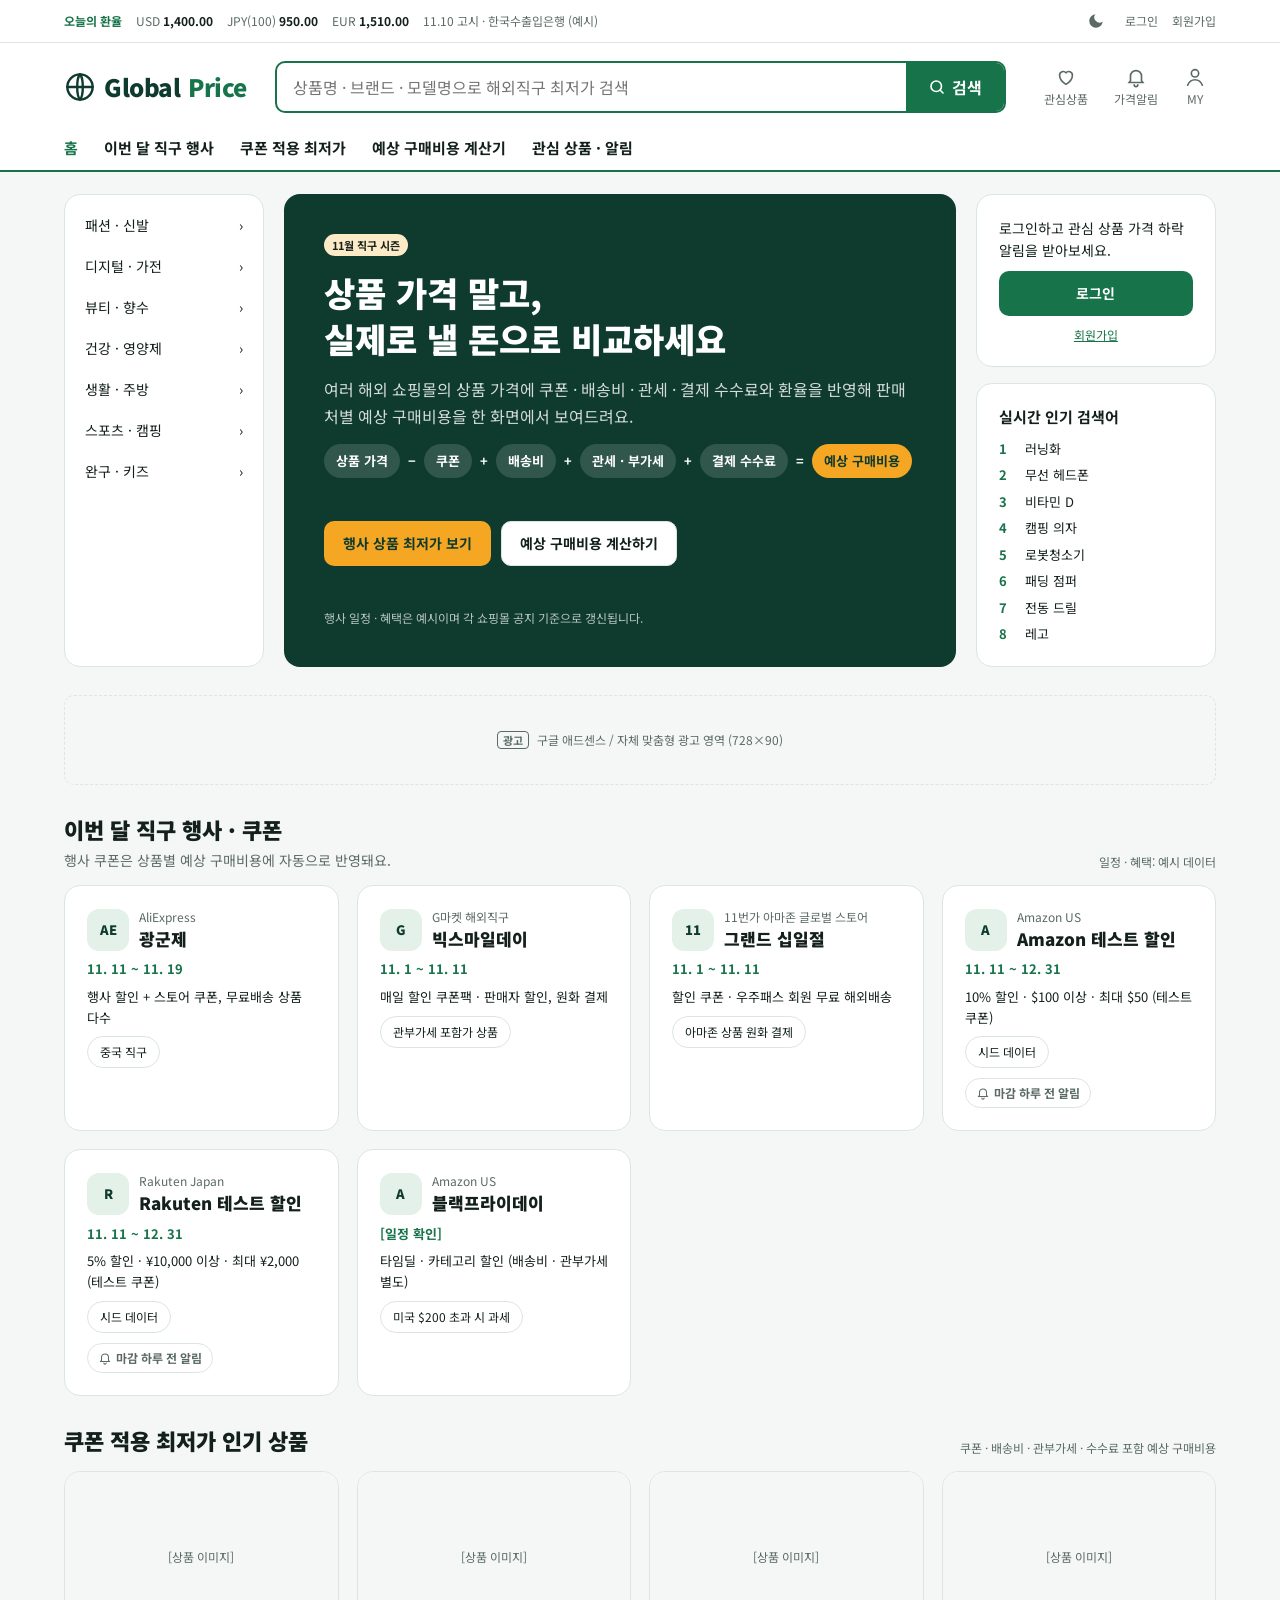
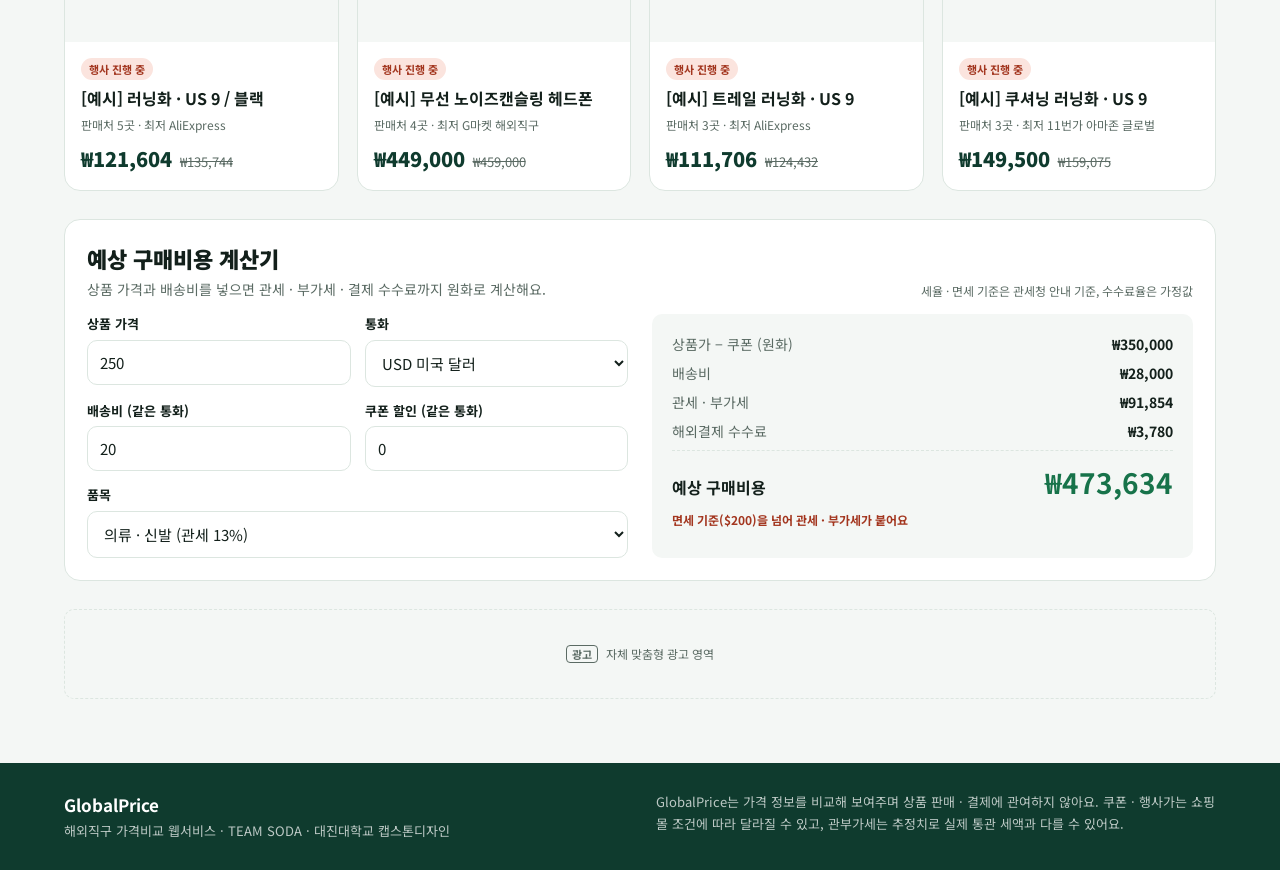
<file: GlobalPrice_frontend/static/index.html>
<!doctype html>
<html lang="ko" data-theme="green">
<head>
<meta charset="utf-8">
<meta name="viewport" content="width=device-width, initial-scale=1">
<title>GlobalPrice — 해외직구 가격비교</title>
<meta name="description" content="상품 가격 · 쿠폰 · 배송비 · 관세 · 환율을 반영한 해외직구 예상 구매비용 비교">
<link rel="preconnect" href="https://fonts.googleapis.com">
<link rel="preconnect" href="https://fonts.gstatic.com" crossorigin>
<link href="https://fonts.googleapis.com/css2?family=Noto+Sans+KR:wght@400;500;700;900&family=Gothic+A1:wght@400;500;700;900&display=swap" rel="stylesheet">
<link rel="stylesheet" href="css/style.css">
<!-- 구글 애드센스: 승인 후 아래 주석을 풀고 client 값 입력
<script async src="https://pagead2.googlesyndication.com/pagead/js/adsbygoogle.js?client=ca-pub-XXXXXXXXXXXXXXXX" crossorigin="anonymous"></script>
-->
</head>
<body data-page="home">
<div id="site-header"></div>

<main class="page container">

  <section class="home-top">
    <nav class="card cat-menu" aria-label="카테고리" id="catMenu"></nav>

    <div class="hero">
      <div style="display:flex;flex-direction:column;gap:14px">
        <span class="badge" style="align-self:flex-start">11월 직구 시즌</span>
        <h1>상품 가격 말고,<br>실제로 낼 돈으로 비교하세요</h1>
        <p>여러 해외 쇼핑몰의 상품 가격에 쿠폰 · 배송비 · 관세 · 결제 수수료와 환율을 반영해 판매처별 예상 구매비용을 한 화면에서 보여드려요.</p>
        <div class="formula" aria-label="예상 구매비용 계산 방식">
          <span class="part">상품 가격</span><span>−</span><span class="part">쿠폰</span><span>+</span>
          <span class="part">배송비</span><span>+</span><span class="part">관세 · 부가세</span><span>+</span>
          <span class="part">결제 수수료</span><span>=</span><span class="total">예상 구매비용</span>
        </div>
      </div>
      <div style="display:flex;flex-wrap:wrap;gap:10px">
        <a class="btn btn-accent" id="heroSearch" href="search.html">행사 상품 최저가 보기</a>
        <a class="btn btn-line" href="#calc">예상 구매비용 계산하기</a>
      </div>
      <span class="note mock-only">행사 일정 · 혜택은 예시이며 각 쇼핑몰 공지 기준으로 갱신됩니다.</span>
      <span class="note live-only">가격은 쇼핑몰 API 로 실시간 조회하고, 환율은 한국수출입은행 고시 기준으로 계산해요.</span>
    </div>

    <aside class="home-side">
      <div class="card" id="loginBox"></div>
      <div class="card">
        <h2 style="margin:0 0 10px;font-size:15px"><span class="mock-only">실시간 </span>인기 검색어</h2>
        <ol class="hot-list" id="hotList"></ol>
      </div>
    </aside>
  </section>

  <!-- 광고 영역: 구글 애드센스 + 자체 맞춤형 광고 -->
  <div class="ad-slot" data-ad-slot="home-top">구글 애드센스 / 자체 맞춤형 광고 영역 (728×90)</div>

  <section id="events">
    <div class="section-head">
      <div>
        <h2>이번 달 직구 행사 · 쿠폰</h2>
        <p class="muted" style="margin:4px 0 0;font-size:14px">행사 쿠폰은 상품별 예상 구매비용에 자동으로 반영돼요.</p>
      </div>
      <span class="small muted mock-only">일정 · 혜택: 예시 데이터</span>
    </div>
    <div class="grid-cards" id="eventList"></div>
  </section>

  <section id="popularSection">
    <div class="section-head">
      <h2>쿠폰 적용 최저가 인기 상품</h2>
      <span class="small muted">쿠폰 · 배송비 · 관부가세 · 수수료 포함 예상 구매비용</span>
    </div>
    <div class="grid-cards" id="popularList"><div class="state" role="status">불러오는 중…</div></div>
  </section>

  <section id="calc" class="card">
    <div class="section-head">
      <div>
        <h2>예상 구매비용 계산기</h2>
        <p class="muted" style="margin:4px 0 0;font-size:14px">상품 가격과 배송비를 넣으면 관세 · 부가세 · 결제 수수료까지 원화로 계산해요.</p>
      </div>
      <span class="small muted">세율 · 면세 기준은 관세청 안내 기준, 수수료율은 가정값</span>
    </div>
    <div class="calc">
      <form class="form-grid" id="calcForm" novalidate>
        <div class="field"><label for="cPrice">상품 가격</label><input id="cPrice" name="price" type="number" min="0" step="0.01" value="250" inputmode="decimal"></div>
        <div class="field"><label for="cCur">통화</label>
          <select id="cCur" name="currency"><option value="USD">USD 미국 달러</option><option value="JPY">JPY 일본 엔</option><option value="EUR">EUR 유로</option><option value="GBP">GBP 영국 파운드</option><option value="CNY">CNY 중국 위안</option></select></div>
        <div class="field"><label for="cShip">배송비 (같은 통화)</label><input id="cShip" name="shipping" type="number" min="0" step="0.01" value="20" inputmode="decimal"></div>
        <div class="field"><label for="cCoupon">쿠폰 할인 (같은 통화)</label><input id="cCoupon" name="coupon" type="number" min="0" step="0.01" value="0" inputmode="decimal"></div>
        <div class="field" style="grid-column:1 / -1"><label for="cCat">품목</label>
          <select id="cCat" name="category">
            <option value="shoes">의류 · 신발 (관세 13%)</option>
            <option value="smartphone">스마트폰 · 노트북 (관세 0%)</option>
            <option value="electronics">기타 전자기기 (관세 8%)</option>
            <option value="general">일반 잡화 (관세 8%)</option>
            <option value="books">도서 (관세 0%)</option>
          </select></div>
      </form>
      <div class="calc-result" aria-live="polite" id="calcResult"></div>
    </div>
  </section>

  <div class="ad-slot" data-ad-slot="home-bottom">자체 맞춤형 광고 영역</div>
</main>

<div id="site-footer"></div>

<script src="js/config.js"></script>
<script src="js/mock-data.js"></script>
<script src="js/price.js"></script>
<script src="js/api.js"></script>
<script src="js/common.js"></script>
<script src="js/home.js"></script>
</body>
</html>
</file>
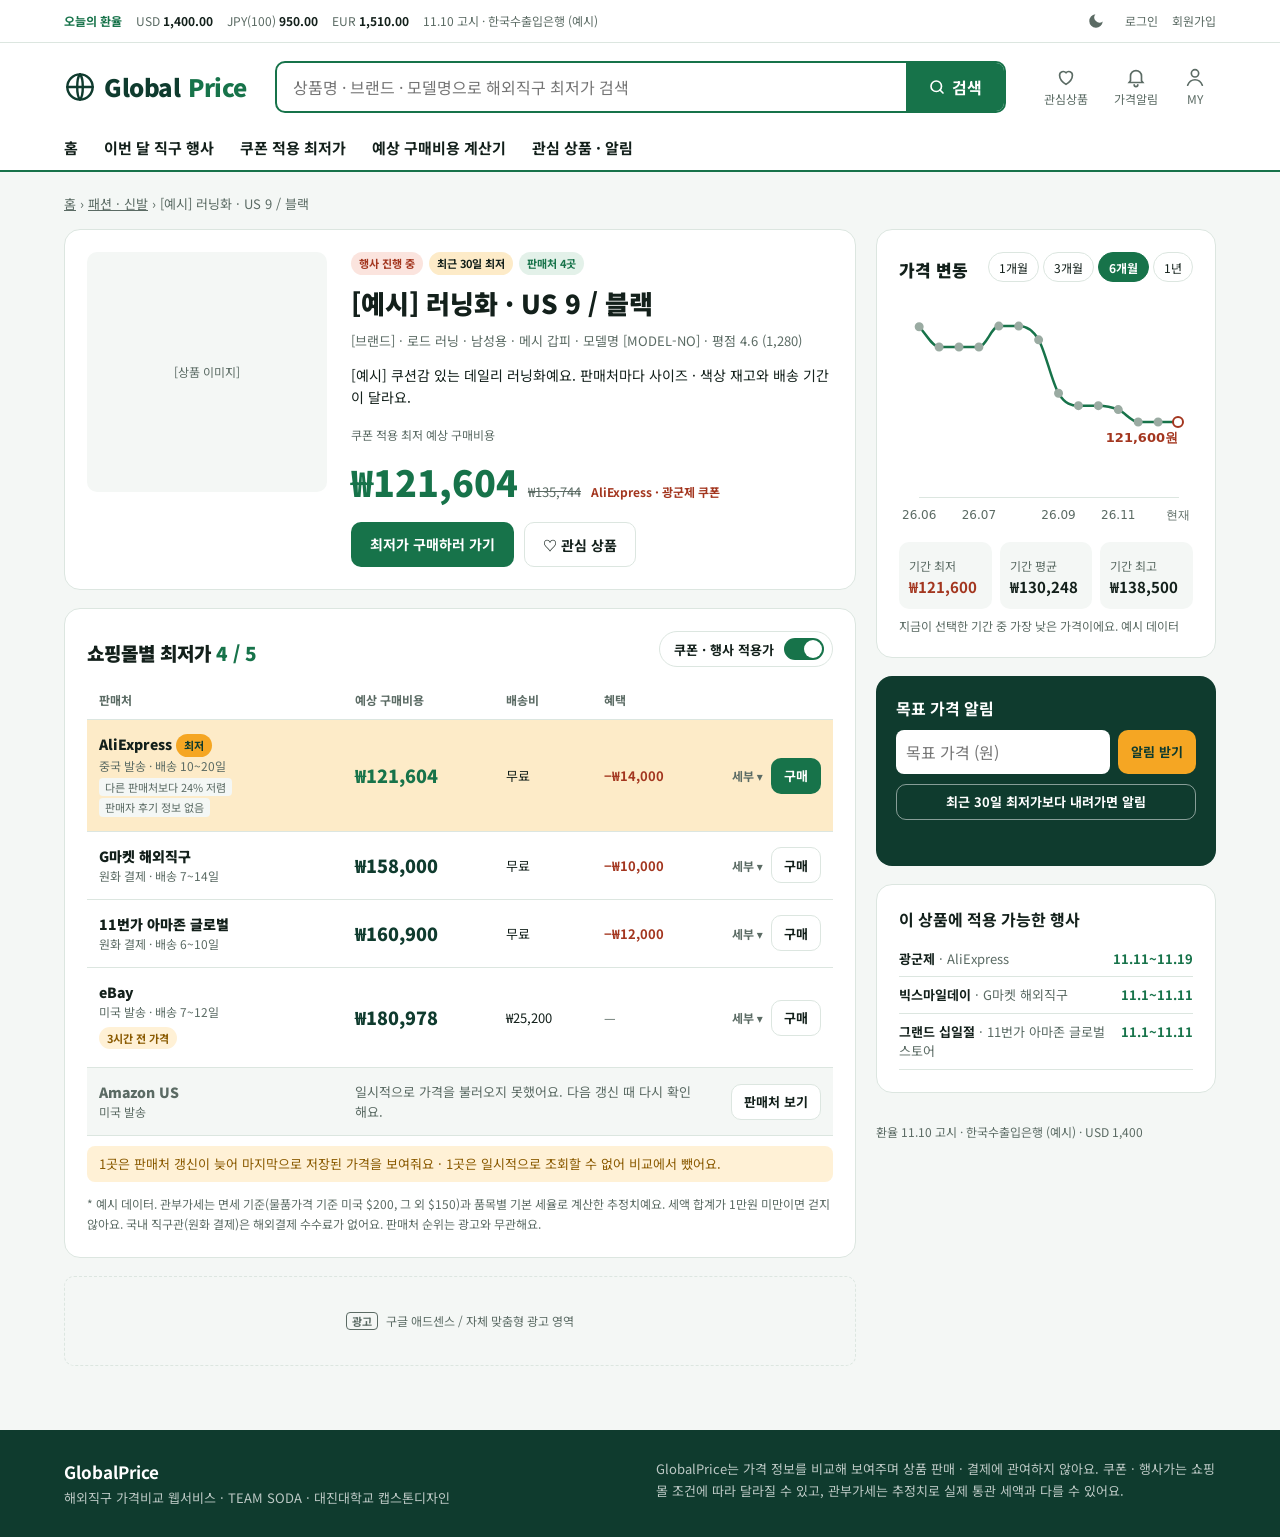
<file: GlobalPrice_frontend/static/detail.html>
<!doctype html>
<html lang="ko" data-theme="green">
<head>
<meta charset="utf-8">
<meta name="viewport" content="width=device-width, initial-scale=1">
<title>상품 상세 — GlobalPrice</title>
<link rel="preconnect" href="https://fonts.googleapis.com">
<link rel="preconnect" href="https://fonts.gstatic.com" crossorigin>
<link href="https://fonts.googleapis.com/css2?family=Noto+Sans+KR:wght@400;500;700;900&family=Gothic+A1:wght@400;500;700;900&display=swap" rel="stylesheet">
<link rel="stylesheet" href="css/style.css">
</head>
<body data-page="detail">
<div id="site-header"></div>

<main class="page container" style="gap:16px">
  <nav class="breadcrumb" aria-label="현재 위치" id="breadcrumb"><a href="index.html">홈</a></nav>

  <div id="detailRoot"><div class="state" role="status">상품 정보를 불러오는 중…</div></div>
</main>

<template id="detailTpl">
  <div class="detail-layout">
    <div class="detail-main">
      <section class="card product-summary">
        <div class="thumb">[상품 이미지]</div>
        <div class="meta">
          <div data-bind="badges" style="display:flex;gap:6px;flex-wrap:wrap"></div>
          <h1 data-bind="name"></h1>
          <div class="muted" style="font-size:13px;line-height:1.7" data-bind="spec"></div>
          <p class="product-desc" data-bind="desc"></p>
          <div class="small muted" style="margin-top:4px" data-bind="bestLabel">최저 예상 구매비용</div>
          <div style="display:flex;align-items:baseline;gap:10px;flex-wrap:wrap">
            <span class="big" data-bind="best"></span>
            <span class="price-strike" data-bind="bestNormal"></span>
            <span class="small" style="font-weight:700;color:var(--discount)" data-bind="bestStore"></span>
          </div>
          <div style="display:flex;gap:10px;flex-wrap:wrap;margin-top:4px">
            <a class="btn btn-primary" data-bind="buyLink" href="#" target="_blank" rel="noopener">최저가 구매하러 가기</a>
            <button type="button" class="btn btn-line" id="wishBtn" aria-pressed="false">관심 상품</button>
          </div>
        </div>
      </section>


      <section class="card">
        <div class="section-head">
          <h2 style="font-size:19px">쇼핑몰별 최저가 <span style="color:var(--primary)" data-bind="count"></span></h2>
          <button type="button" class="toggle" id="couponToggle" role="switch" aria-checked="true">쿠폰 · 행사 적용가<span class="track" aria-hidden="true"></span></button>
        </div>
        <div class="chip-row hidden" id="colorChips" role="group" aria-label="색상으로 판매처 거르기"></div>
        <div class="table-wrap">
          <table class="offer-table">
            <caption class="sr-only">판매처별 예상 구매비용, 배송비, 혜택 (세부를 누르면 판매가 · 관부가세 · 수수료)</caption>
            <thead><tr><th scope="col">판매처</th><th scope="col">예상 구매비용</th><th scope="col">배송비</th><th scope="col">혜택</th><th scope="col"><span class="sr-only">세부 · 이동</span></th></tr></thead>
            <tbody id="offerRows"></tbody>
          </table>
        </div>
        <p class="status-note hidden" id="offerStatusNote" role="status"></p>
        <p class="notice" style="margin:12px 0 0">* <span class="mock-only">예시 데이터. </span>관부가세는 면세 기준(물품가격 기준 미국 $200, 그 외 $150)과 품목별 기본 세율로 계산한 추정치예요. 세액 합계가 1만원 미만이면 걷지 않아요. 국내 직구관(원화 결제)은 해외결제 수수료가 없어요. 판매처 순위는 광고와 무관해요.</p>
      </section>

      <section class="card hidden" id="configBox">
        <div class="section-head" style="margin-bottom:10px">
          <h2 style="font-size:19px">다른 구성</h2>
          <span class="small muted">같은 모델의 다른 용량 · 구성 (최저 예상 구매비용)</span>
        </div>
        <div class="config-grid" id="configGrid"></div>
      </section>

      <div class="ad-slot" data-ad-slot="detail-inline">구글 애드센스 / 자체 맞춤형 광고 영역</div>
    </div>

    <aside class="detail-side" aria-label="가격 정보">
      <section class="card">
        <div class="section-head" style="margin-bottom:8px">
          <h2 style="font-size:17px">가격 변동</h2>
          <div class="period-tabs" role="group" aria-label="기간">
            <button type="button" data-period="1m" aria-pressed="false">1개월</button>
            <button type="button" data-period="3m" aria-pressed="false">3개월</button>
            <button type="button" data-period="6m" aria-pressed="true">6개월</button>
            <button type="button" data-period="1y" aria-pressed="false">1년</button>
          </div>
        </div>
        <div class="chart-box"><canvas id="priceChart" role="img" aria-label="기간별 최저 예상 구매비용 그래프"></canvas></div>
        <div class="stat-grid" style="margin-top:12px" id="historyStats"></div>
        <p class="small muted" style="margin:8px 0 0" id="historyNote"></p>
      </section>

      <section class="alert-box" id="alertBox">
        <h2 style="margin:0;font-size:16px">목표 가격 알림</h2>
        <form id="alertForm" class="row" novalidate>
          <label for="targetPrice" class="sr-only">목표 가격 (원)</label>
          <input id="targetPrice" name="target" type="number" min="1000" step="100" placeholder="목표 가격 (원)" inputmode="numeric">
          <button type="submit" class="btn btn-accent btn-sm">알림 받기</button>
        </form>
        <button type="button" class="btn btn-line btn-sm alert-sub" id="lowestAlertBtn">최근 30일 최저가보다 내려가면 알림</button>
        <div class="msg" id="alertMsg" aria-live="polite"></div>
      </section>

      <section class="card">
        <h2 style="margin:0 0 10px;font-size:16px">이 상품에 적용 가능한 행사</h2>
        <div id="eventRows"></div>
      </section>

      <p class="small muted" id="rateBasis"></p>
    </aside>
  </div>
</template>

<div id="site-footer"></div>

<script src="js/vendor/chart.umd.js"></script><!-- Chart.js 4.4.1 (MIT) -->
<script src="js/config.js"></script>
<script src="js/mock-data.js"></script>
<script src="js/price.js"></script>
<script src="js/api.js"></script>
<script src="js/common.js"></script>
<script src="js/detail.js"></script>
</body>
</html>
</file>
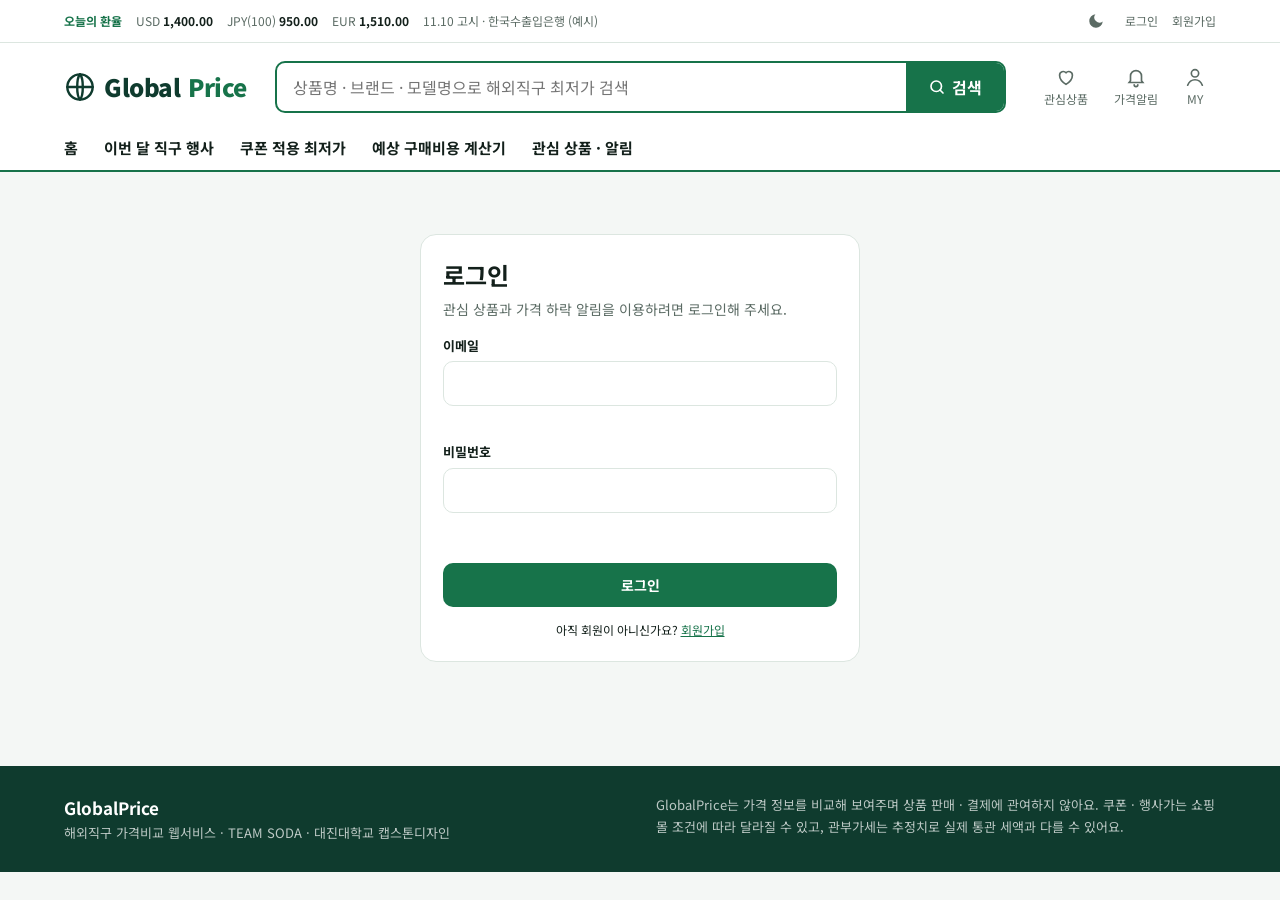
<file: GlobalPrice_frontend/static/login.html>
<!doctype html>
<html lang="ko" data-theme="green">
<head>
<meta charset="utf-8">
<meta name="viewport" content="width=device-width, initial-scale=1">
<title>로그인 — GlobalPrice</title>
<link rel="preconnect" href="https://fonts.googleapis.com">
<link rel="preconnect" href="https://fonts.gstatic.com" crossorigin>
<link href="https://fonts.googleapis.com/css2?family=Noto+Sans+KR:wght@400;500;700;900&family=Gothic+A1:wght@400;500;700;900&display=swap" rel="stylesheet">
<link rel="stylesheet" href="css/style.css">
</head>
<body data-page="login">
<div id="site-header"></div>

<main class="page container">
  <section class="card auth-wrap">
    <h1>로그인</h1>
    <p class="muted" style="margin:0 0 16px;font-size:14px">관심 상품과 가격 하락 알림을 이용하려면 로그인해 주세요.</p>
    <form id="loginForm" novalidate>
      <div class="field">
        <label for="email">이메일</label>
        <input id="email" name="email" type="email" autocomplete="email" required>
        <span class="error-text" id="emailErr"></span>
      </div>
      <div class="field">
        <label for="password">비밀번호</label>
        <input id="password" name="password" type="password" autocomplete="current-password" required minlength="8">
        <span class="error-text" id="passwordErr"></span>
      </div>
      <p class="error-text" id="formErr" role="alert" style="margin:0"></p>
      <button type="submit" class="btn btn-primary">로그인</button>
      <p class="small" style="text-align:center;margin:0">아직 회원이 아니신가요? <a href="signup.html">회원가입</a></p>
    </form>
  </section>
</main>

<div id="site-footer"></div>

<script src="js/config.js"></script>
<script src="js/mock-data.js"></script>
<script src="js/price.js"></script>
<script src="js/api.js"></script>
<script src="js/common.js"></script>
<script src="js/auth.js"></script>
</body>
</html>
</file>
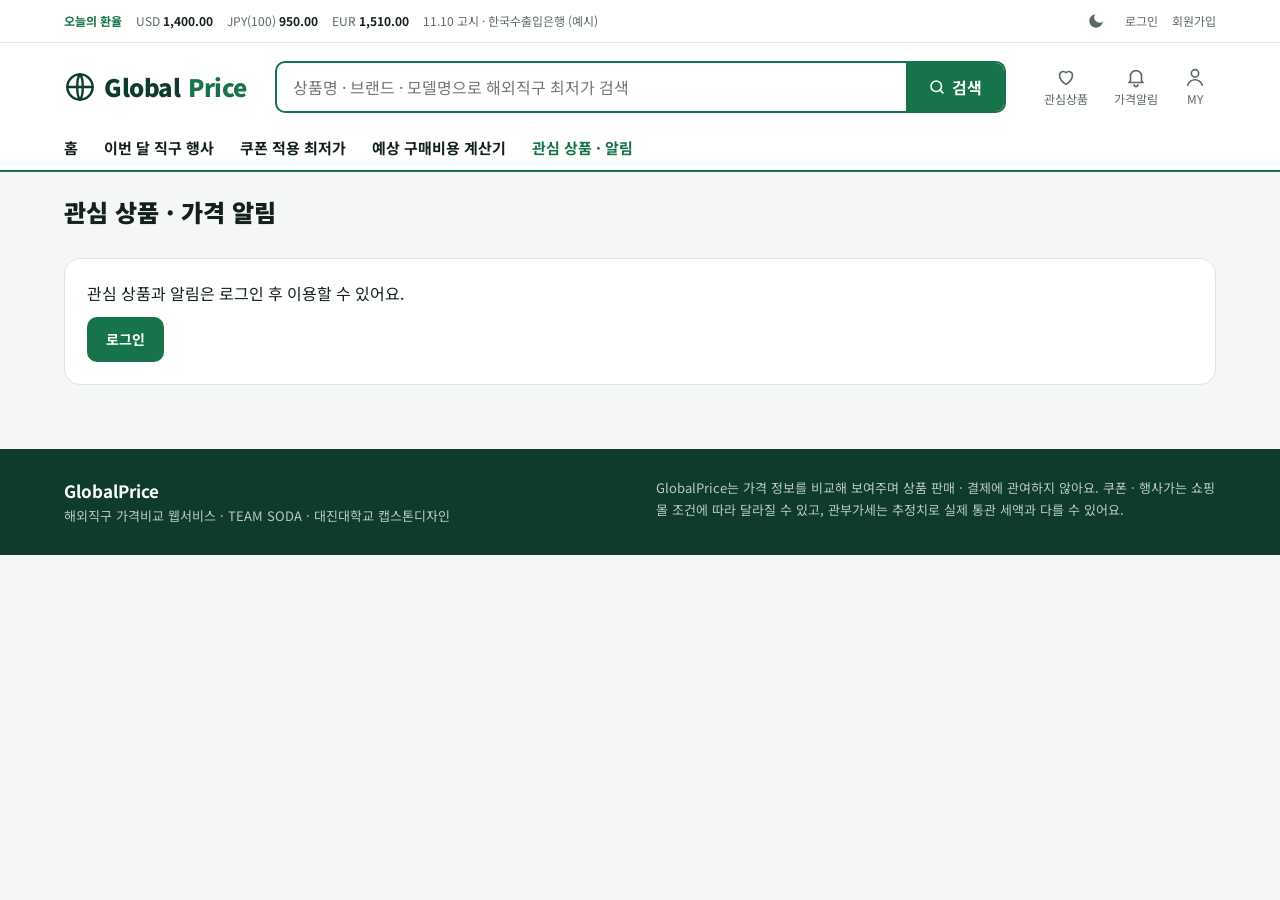
<file: GlobalPrice_frontend/static/mypage.html>
<!doctype html>
<html lang="ko" data-theme="green">
<head>
<meta charset="utf-8">
<meta name="viewport" content="width=device-width, initial-scale=1">
<title>관심 상품 · 알림 — GlobalPrice</title>
<link rel="preconnect" href="https://fonts.googleapis.com">
<link rel="preconnect" href="https://fonts.gstatic.com" crossorigin>
<link href="https://fonts.googleapis.com/css2?family=Noto+Sans+KR:wght@400;500;700;900&family=Gothic+A1:wght@400;500;700;900&display=swap" rel="stylesheet">
<link rel="stylesheet" href="css/style.css">
</head>
<body data-page="mypage">
<div id="site-header"></div>

<main class="page container">
  <h1 class="page-title">관심 상품 · 가격 알림</h1>
  <div id="needLogin" class="card hidden">
    <p style="margin:0 0 12px">관심 상품과 알림은 로그인 후 이용할 수 있어요.</p>
    <a class="btn btn-primary" href="login.html?next=mypage.html">로그인</a>
  </div>
  <section class="card" id="wish">
    <div class="section-head"><h2 style="font-size:19px">관심 상품</h2></div>
    <div id="wishList"></div>
  </section>
  <section class="card" id="notis">
    <div class="section-head"><h2 style="font-size:19px">받은 알림 <span style="color:var(--primary)" id="notiCount"></span></h2>
      <button type="button" class="btn btn-line btn-sm hidden" id="notiReadAll">모두 읽음</button></div>
    <div id="notiList"></div>
    <nav class="pager hidden" id="notiPager" aria-label="받은 알림 페이지"></nav>
  </section>
  <section class="card" id="alerts">
    <div class="section-head"><h2 style="font-size:19px">설정한 가격 알림</h2><span class="small muted">조건에 맞으면 하루 한 번 알려드려요</span></div>
    <div id="alertList"></div>
  </section>
</main>

<div id="site-footer"></div>

<script src="js/config.js"></script>
<script src="js/mock-data.js"></script>
<script src="js/price.js"></script>
<script src="js/api.js"></script>
<script src="js/common.js"></script>
<script src="js/mypage.js"></script>
</body>
</html>
</file>
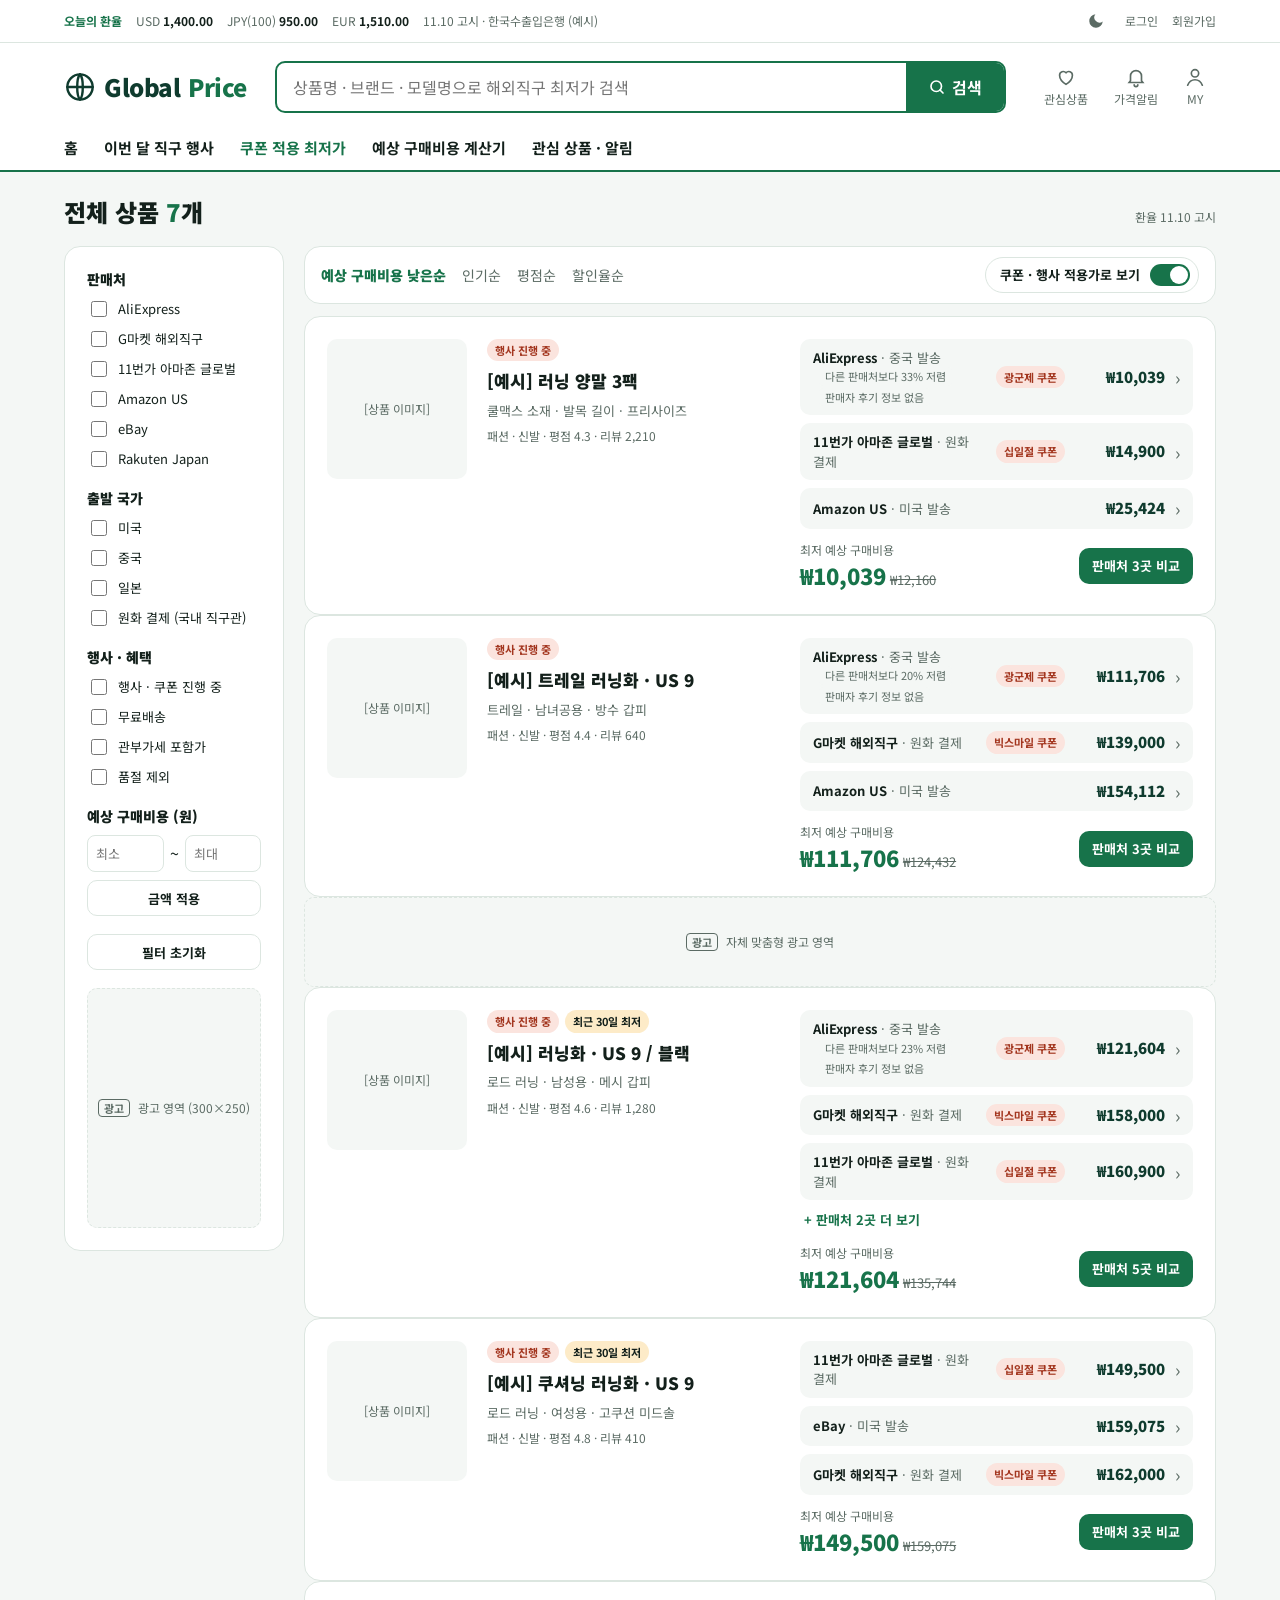
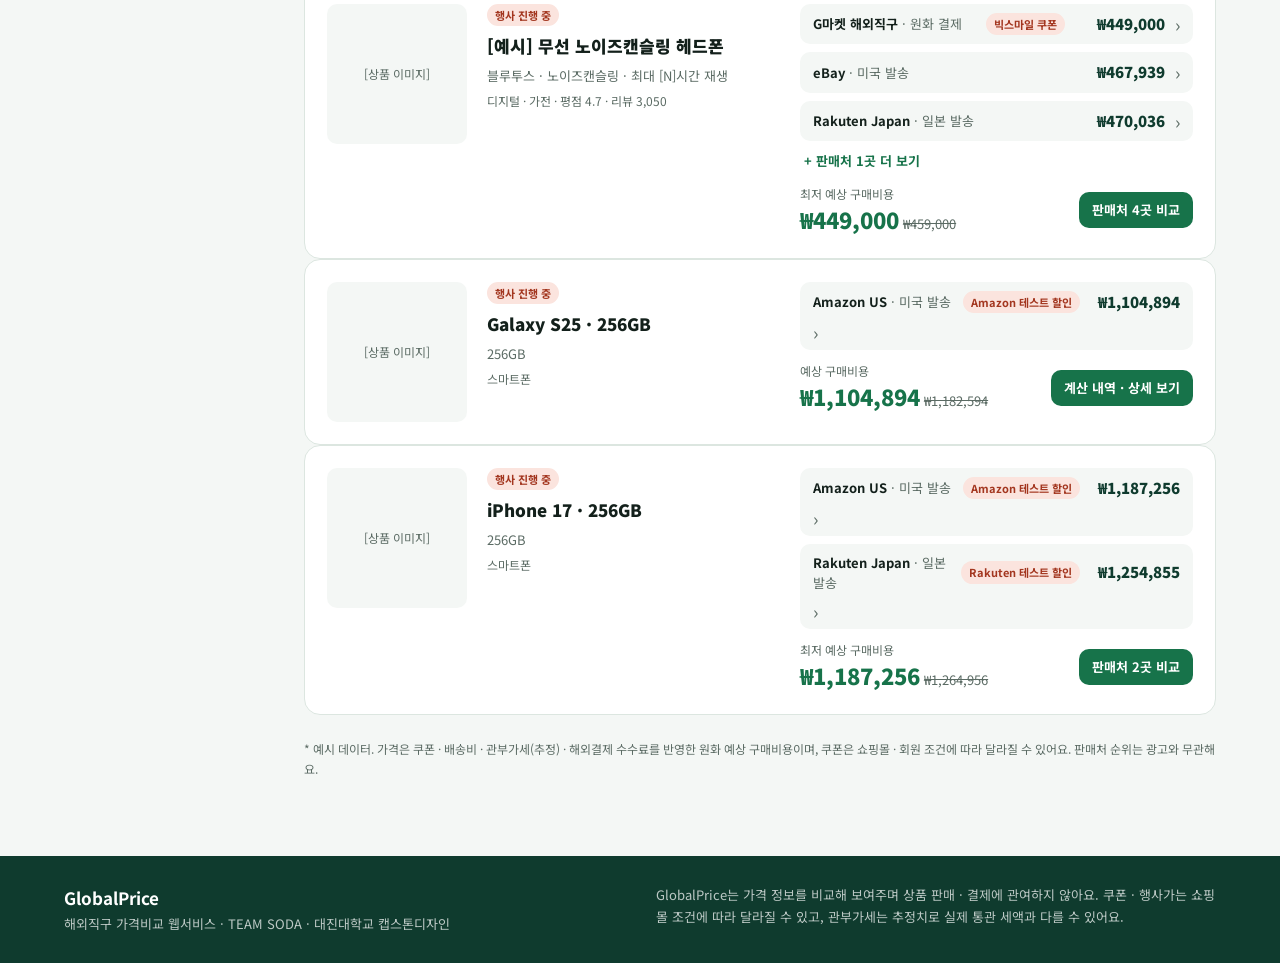
<file: GlobalPrice_frontend/static/search.html>
<!doctype html>
<html lang="ko" data-theme="green">
<head>
<meta charset="utf-8">
<meta name="viewport" content="width=device-width, initial-scale=1">
<title>검색 결과 — GlobalPrice</title>
<link rel="preconnect" href="https://fonts.googleapis.com">
<link rel="preconnect" href="https://fonts.gstatic.com" crossorigin>
<link href="https://fonts.googleapis.com/css2?family=Noto+Sans+KR:wght@400;500;700;900&family=Gothic+A1:wght@400;500;700;900&display=swap" rel="stylesheet">
<link rel="stylesheet" href="css/style.css">
</head>
<body data-page="search">
<div id="site-header"></div>

<main class="page container" style="gap:16px">
  <div style="display:flex;flex-wrap:wrap;justify-content:space-between;align-items:baseline;gap:8px">
    <h1 class="page-title" id="resultTitle">검색 결과</h1>
    <span class="small muted" id="ratesNote"></span>
  </div>

  <div class="search-layout">
    <aside class="card filters" id="filterPanel" aria-label="검색 필터">
      <form id="filterForm">
        <fieldset>
          <legend>판매처</legend>
          <!-- 목록은 search.js 가 그림: 목업 = mock-data.js stores, 실제 서버 = config.js STORES -->
          <div id="storeFilter" class="filter-list"></div>
        </fieldset>
        <fieldset style="margin-top:18px">
          <legend>출발 국가</legend>
          <label><input type="checkbox" name="countries" value="US">미국</label>
          <label><input type="checkbox" name="countries" value="CN">중국</label>
          <label><input type="checkbox" name="countries" value="JP">일본</label>
          <label><input type="checkbox" name="countries" value="KRW">원화 결제 (국내 직구관)</label>
        </fieldset>
        <fieldset style="margin-top:18px">
          <legend>행사 · 혜택</legend>
          <label><input type="checkbox" name="benefits" value="event">행사 · 쿠폰 진행 중</label>
          <label><input type="checkbox" name="benefits" value="freeShip">무료배송</label>
          <label class="mock-only"><input type="checkbox" name="benefits" value="taxIncluded">관부가세 포함가</label>
          <label><input type="checkbox" name="inStock" value="true">품절 제외</label>
        </fieldset>
        <fieldset style="margin-top:18px">
          <legend>예상 구매비용 (원)</legend>
          <div class="price-range">
            <label for="minPrice" class="sr-only">최소 금액</label>
            <input id="minPrice" name="minPrice" type="number" min="0" step="1000" placeholder="최소" inputmode="numeric">
            <span aria-hidden="true">~</span>
            <label for="maxPrice" class="sr-only">최대 금액</label>
            <input id="maxPrice" name="maxPrice" type="number" min="0" step="1000" placeholder="최대" inputmode="numeric">
          </div>
          <button type="button" class="btn btn-line btn-sm" id="priceApply">금액 적용</button>
        </fieldset>
        <button type="reset" class="btn btn-line btn-sm" style="margin-top:18px;width:100%">필터 초기화</button>
      </form>
      <div class="ad-slot" data-ad-slot="search-side" style="min-height:240px">광고 영역 (300×250)</div>
      <button type="button" class="btn btn-primary filter-close" id="filterClose">결과 보기</button>
    </aside>

    <section class="results" aria-label="검색 결과 목록">
      <div class="card result-toolbar">
        <!-- 좁은 화면에서만 보임: 필터를 접어 두고 결과를 먼저 보여줌 -->
        <button type="button" class="btn btn-line btn-sm filter-toggle" id="filterToggle" aria-expanded="false" aria-controls="filterPanel">필터<span class="filter-count" id="filterCount"></span></button>
        <div class="sort-group" role="group" aria-label="정렬">
          <button type="button" data-sort="total" aria-pressed="true">예상 구매비용 낮은순</button>
          <button type="button" class="mock-only" data-sort="popular" aria-pressed="false">인기순</button>
          <button type="button" class="mock-only" data-sort="rating" aria-pressed="false">평점순</button>
          <button type="button" data-sort="discount" aria-pressed="false">할인율순</button>
        </div>
        <button type="button" class="toggle" id="couponToggle" role="switch" aria-checked="true">쿠폰 · 행사 적용가로 보기<span class="track" aria-hidden="true"></span></button>
      </div>
      <p class="status-note hidden" id="sourceNote" role="status"></p>
      <!-- 다나와식 상단 체크표: 검색 결과에 있는 제조사 · 모델 · 용량 · 색상만 자동으로 뜸 -->
      <div class="card facet-box hidden" id="facetBox" aria-label="상품 조건 선택"></div>
      <div id="resultList" aria-live="polite"></div>
      <nav class="pager hidden" id="pager" aria-label="검색 결과 페이지"></nav>
      <p class="notice">* <span class="mock-only">예시 데이터. </span>가격은 쿠폰 · 배송비 · 관부가세(추정) · 해외결제 수수료를 반영한 원화 예상 구매비용이며, 쿠폰은 쇼핑몰 · 회원 조건에 따라 달라질 수 있어요. 판매처 순위는 광고와 무관해요.</p>
    </section>
  </div>
</main>

<div id="site-footer"></div>

<script src="js/config.js"></script>
<script src="js/mock-data.js"></script>
<script src="js/price.js"></script>
<script src="js/api.js"></script>
<script src="js/common.js"></script>
<script src="js/search.js"></script>
</body>
</html>
</file>
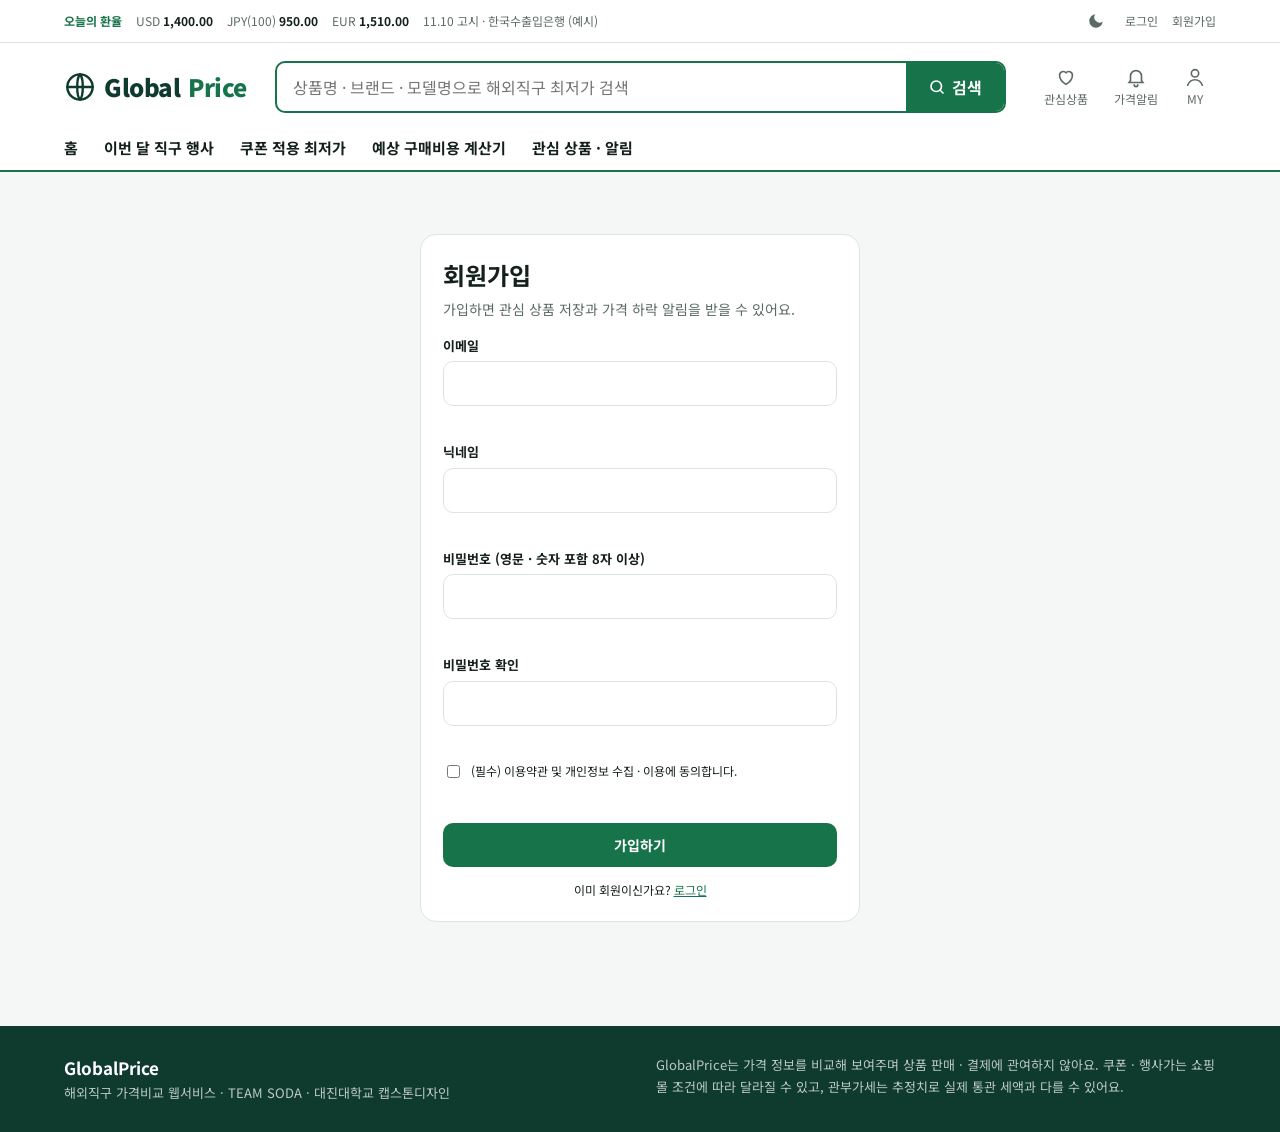
<file: GlobalPrice_frontend/static/signup.html>
<!doctype html>
<html lang="ko" data-theme="green">
<head>
<meta charset="utf-8">
<meta name="viewport" content="width=device-width, initial-scale=1">
<title>회원가입 — GlobalPrice</title>
<link rel="preconnect" href="https://fonts.googleapis.com">
<link rel="preconnect" href="https://fonts.gstatic.com" crossorigin>
<link href="https://fonts.googleapis.com/css2?family=Noto+Sans+KR:wght@400;500;700;900&family=Gothic+A1:wght@400;500;700;900&display=swap" rel="stylesheet">
<link rel="stylesheet" href="css/style.css">
</head>
<body data-page="signup">
<div id="site-header"></div>

<main class="page container">
  <section class="card auth-wrap">
    <h1>회원가입</h1>
    <p class="muted" style="margin:0 0 16px;font-size:14px">가입하면 관심 상품 저장과 가격 하락 알림을 받을 수 있어요.</p>
    <form id="signupForm" novalidate>
      <div class="field">
        <label for="email">이메일</label>
        <input id="email" name="email" type="email" autocomplete="email" required>
        <span class="error-text" id="emailErr"></span>
      </div>
      <div class="field">
        <label for="nickname">닉네임</label>
        <input id="nickname" name="nickname" type="text" autocomplete="nickname" required minlength="2" maxlength="12">
        <span class="error-text" id="nicknameErr"></span>
      </div>
      <div class="field">
        <label for="password">비밀번호 (영문 · 숫자 포함 8자 이상)</label>
        <input id="password" name="password" type="password" autocomplete="new-password" required minlength="8">
        <span class="error-text" id="passwordErr"></span>
      </div>
      <div class="field">
        <label for="password2">비밀번호 확인</label>
        <input id="password2" name="password2" type="password" autocomplete="new-password" required>
        <span class="error-text" id="password2Err"></span>
      </div>
      <label class="small" style="display:flex;gap:8px;align-items:flex-start">
        <input type="checkbox" name="agree" id="agree" style="margin-top:3px;accent-color:var(--primary)">
        <span>(필수) 이용약관 및 개인정보 수집 · 이용에 동의합니다.</span>
      </label>
      <span class="error-text" id="agreeErr"></span>
      <p class="error-text" id="formErr" role="alert" style="margin:0"></p>
      <button type="submit" class="btn btn-primary">가입하기</button>
      <p class="small" style="text-align:center;margin:0">이미 회원이신가요? <a href="login.html">로그인</a></p>
    </form>
  </section>
</main>

<div id="site-footer"></div>

<script src="js/config.js"></script>
<script src="js/mock-data.js"></script>
<script src="js/price.js"></script>
<script src="js/api.js"></script>
<script src="js/common.js"></script>
<script src="js/auth.js"></script>
</body>
</html>
</file>
<file: GlobalPrice_frontend/static/css/style.css>
/* =========================================================
   GlobalPrice 공통 스타일
   - 테마: [data-theme="green" | "blue" | "lavender"] × [data-mode="light" | "dark"]
     (색 테마와 다크 모드는 따로 고름. 다크는 각 테마의 다크 버전)
   - 색 · 폰트 · 모서리 둥글기는 전부 CSS 변수로 관리
   ========================================================= */

:root,
[data-theme="green"] {
  --font: 'Noto Sans KR', system-ui, sans-serif;
  --bg: #F4F7F5;
  --surface: #FFFFFF;
  --surface-2: #F4F7F5;
  --border: #DCE6E0;
  --text: #13201B;
  --text-sub: #5B6B64;
  --primary: #17734A;
  --primary-dark: #0F3B2E;
  --primary-soft: #E3F1E9;
  --on-primary: #FFFFFF;
  --accent: #F5A623;
  --on-accent: #0F3B2E;
  --accent-soft: #FDEBC8;
  --price: #0F3B2E;
  --discount: #A3361F;
  --discount-soft: #FBE4DE;
  --chart-1: #17734A;
  --chart-2: #9AABA2;
  --radius: 16px;
  --radius-sm: 10px;
  /* 테마와 무관한 공통 색 (다크 모드에서 바뀜) */
  --warn-bg: #FFF1D6;
  --warn-text: #8A5A00;
  --muted-bg: #ECEFED;
  --muted-text: #59625D;
  --on-dark: #FFFFFF;
  --shadow: rgba(0, 0, 0, 0.18);
  /* primary-dark 는 배경(배너 · 푸터)용, primary-ink 는 진한 글자용 (다크에서 둘이 갈라짐) */
  --primary-ink: var(--primary-dark);
}

[data-theme="blue"] {
  --font: 'Noto Sans KR', system-ui, sans-serif;
  --bg: #FFFFFF;
  --surface: #FFFFFF;
  --surface-2: #F5F7FA;
  --border: #E1E5EB;
  --text: #191F28;
  --text-sub: #5F6B7A;
  --primary: #2457E6;
  --primary-dark: #191F28;
  --primary-soft: #EAF0FD;
  --on-primary: #FFFFFF;
  --accent: #D6361F;
  --on-accent: #FFFFFF;
  --accent-soft: #FDECE8;
  --price: #D6361F;
  --discount: #D6361F;
  --discount-soft: #FDECE8;
  --chart-1: #2457E6;
  --chart-2: #A9B4C2;
  --radius: 6px;
  --radius-sm: 4px;
}

[data-theme="lavender"] {
  --font: 'Gothic A1', system-ui, sans-serif;
  --bg: #F7F7FB;
  --surface: #FFFFFF;
  --surface-2: #F4F2FC;
  --border: #E6E4F2;
  --text: #1E1B3A;
  --text-sub: #6A6685;
  --primary: #4B3BD6;
  --primary-dark: #1E1B3A;
  --primary-soft: #EEEBFF;
  --on-primary: #FFFFFF;
  --accent: #0F8A6E;
  --on-accent: #FFFFFF;
  --accent-soft: #E3F5EF;
  --price: #1E1B3A;
  --discount: #0F8A6E;
  --discount-soft: #E3F5EF;
  --chart-1: #4B3BD6;
  --chart-2: #B8B2DA;
  --radius: 22px;
  --radius-sm: 14px;
}

/* ---------- 다크 모드 (트루 블랙 + 브랜드 그린) ----------
   11/28 팀 투표로 2안 확정. X · 스포티파이처럼 순수 검정 배경에 브랜드 그린 하나만 포인트로.
   - 그린(#3DBA7E)은 검정 위 대비 약 8.5:1 (WCAG AA 4.5:1 의 두 배 가까이)
   - 그린은 버튼 · 최저 배지 · 로고 · 가격에만, 본문 글자는 회색조
   - 할인(빨강) · 경고(노랑)만 의미 때문에 따로 남김 */
[data-mode="dark"],
[data-mode="dark"][data-theme="green"],
[data-mode="dark"][data-theme="blue"],
[data-mode="dark"][data-theme="lavender"] {
  color-scheme: dark;            /* 스크롤바 · 입력칸 · 날짜 선택기도 어둡게 */
  --bg: #000000;
  --surface: #111111;
  --surface-2: #1A1A1A;
  --border: #262626;
  --text: #F5F5F5;
  --text-sub: #A3A3A3;
  --primary: #3DBA7E;
  --primary-dark: #0F0F0F;       /* 배너 · 푸터 · 알림 박스 배경 */
  --primary-soft: #0E2A1D;
  --primary-ink: #F5F5F5;
  --on-primary: #000000;
  --accent: #3DBA7E;             /* '최저' 배지 · 행사 버튼 */
  --on-accent: #000000;
  --accent-soft: #0C1F16;        /* 최저가 줄 배경 */
  --price: #FFFFFF;
  --discount: #FF6B6B;
  --discount-soft: #2A1414;
  --chart-1: #3DBA7E;
  --chart-2: #525252;
  --warn-bg: #2A2410;
  --warn-text: #F5C451;
  --muted-bg: #1A1A1A;
  --muted-text: #A3A3A3;
  --on-dark: #F5F5F5;
  --shadow: rgba(0, 0, 0, 0.8);
}
/* 토글 스위치: 켜지면 밝은 회색 칸에 검은 동그라미, 꺼지면 어두운 칸에 밝은 동그라미 */
[data-mode="dark"] .toggle .track { background: #444444; }
[data-mode="dark"] .toggle[aria-checked="true"] .track { background: var(--primary); }
[data-mode="dark"] .toggle[aria-checked="true"] .track::after { background: var(--on-primary); }

/* 상품 사진은 대부분 흰 배경이라 다크에서 눈부시지 않게 살짝만 어둡게 */
[data-mode="dark"] img { filter: brightness(0.92); }

/* 다크 모드 버튼 */
/* 해 · 달 아이콘 버튼 (기본 ↔ 다크) */
.mode-toggle { display: inline-flex; align-items: center; justify-content: center; width: 30px; height: 30px; padding: 0; border: 1px solid var(--border); background: var(--surface); color: var(--text); border-radius: 50%; cursor: pointer; transition: border-color .15s, color .15s; }
.mode-toggle:hover { border-color: var(--primary); color: var(--primary); }
.mode-toggle:focus-visible { outline: 2px solid var(--primary); outline-offset: 2px; }

/* ---------- 기본 ---------- */
* { box-sizing: border-box; }
html { -webkit-text-size-adjust: 100%; }
body {
  margin: 0;
  font-family: var(--font);
  color: var(--text);
  background: var(--bg);
  line-height: 1.5;
}
a { color: var(--primary); }
a:hover { color: var(--primary-ink); }
img { max-width: 100%; display: block; }
button, input, select { font-family: inherit; font-size: inherit; color: inherit; }
button { cursor: pointer; }
:focus-visible { outline: 3px solid var(--primary); outline-offset: 2px; }
.sr-only {
  position: absolute; width: 1px; height: 1px; padding: 0; margin: -1px;
  overflow: hidden; clip: rect(0 0 0 0); white-space: nowrap; border: 0;
}
.container { max-width: 1200px; margin: 0 auto; padding: 0 24px; }
.muted { color: var(--text-sub); }
.small { font-size: 12px; }
.hidden { display: none !important; }

/* ---------- 상단 바 · 헤더 ---------- */
.topbar { background: var(--surface); border-bottom: 1px solid var(--border); font-size: 12px; color: var(--text-sub); }
.topbar .container { display: flex; flex-wrap: wrap; gap: 6px 20px; justify-content: space-between; align-items: center; padding-top: 6px; padding-bottom: 6px; }
.topbar .rates { display: flex; flex-wrap: wrap; gap: 4px 14px; align-items: center; }
.topbar .rates b { color: var(--text); }
.topbar .links { display: flex; gap: 14px; align-items: center; }
.topbar .links a, .topbar .links button { color: var(--text-sub); text-decoration: none; background: none; border: 0; padding: 0; font-size: 12px; }
.theme-switch { display: flex; align-items: center; gap: 6px; }
.theme-switch select { border: 1px solid var(--border); border-radius: 6px; background: var(--surface); padding: 2px 6px; font-size: 12px; }

.site-header { background: var(--surface); border-bottom: 2px solid var(--primary); }
.site-header .bar { display: flex; flex-wrap: wrap; gap: 14px 28px; align-items: center; padding-top: 18px; padding-bottom: 14px; }
.logo { display: flex; align-items: center; gap: 8px; text-decoration: none; color: var(--primary-ink); font-size: 24px; font-weight: 900; letter-spacing: -0.5px; }
.logo span { color: var(--primary); }
.logo svg { width: 32px; height: 32px; }
.search-form { flex: 999 1 420px; min-width: 0; display: flex; border: 2px solid var(--primary); border-radius: var(--radius-sm); overflow: hidden; background: var(--surface); }
.search-form input { flex: 1; min-width: 0; border: 0; padding: 12px 16px; font-size: 16px; outline: none; background: transparent; }
.search-form button { display: flex; align-items: center; gap: 6px; border: 0; background: var(--primary); color: var(--on-primary); padding: 0 22px; font-weight: 700; }
.header-menu { display: flex; gap: 6px; }
.header-menu a { display: flex; flex-direction: column; align-items: center; gap: 2px; padding: 4px 10px; color: var(--text-sub); text-decoration: none; font-size: 12px; }
.header-menu svg { width: 22px; height: 22px; }
.main-nav { display: flex; flex-wrap: wrap; gap: 0 26px; font-size: 15px; font-weight: 700; }
.main-nav a { padding: 10px 0; color: var(--text); text-decoration: none; }
.main-nav a[aria-current="page"] { color: var(--primary); }

/* ---------- 공통 블록 ---------- */
main.page { padding-top: 22px; padding-bottom: 64px; display: flex; flex-direction: column; gap: 28px; }
.card { background: var(--surface); border: 1px solid var(--border); border-radius: var(--radius); padding: 22px; }
.section-head { display: flex; flex-wrap: wrap; justify-content: space-between; align-items: flex-end; gap: 6px 12px; margin-bottom: 14px; }
.section-head h2 { margin: 0; font-size: 22px; font-weight: 900; }
h1.page-title { margin: 0; font-size: 24px; font-weight: 900; }
.breadcrumb { font-size: 13px; color: var(--text-sub); }
.breadcrumb a { color: var(--text-sub); }

.btn { display: inline-flex; align-items: center; justify-content: center; gap: 6px; border: 1.5px solid transparent; border-radius: var(--radius-sm); padding: 11px 18px; font-weight: 700; font-size: 14px; text-decoration: none; min-height: 44px; }
.btn-primary { background: var(--primary); color: var(--on-primary); }
.btn-primary:hover { color: var(--on-primary); filter: brightness(0.95); }
.btn-accent { background: var(--accent); color: var(--on-accent); }
.btn-line { background: var(--surface); border-color: var(--border); color: var(--text); }
.btn-sm { padding: 7px 12px; font-size: 13px; min-height: 36px; }

.badge { display: inline-block; font-size: 11px; font-weight: 700; padding: 3px 8px; border-radius: 999px; background: var(--accent-soft); color: var(--text); }
.badge-event { background: var(--discount-soft); color: var(--discount); }
.badge-primary { background: var(--primary-soft); color: var(--primary); }

.chip { display: inline-flex; align-items: center; gap: 6px; border: 1px solid var(--border); border-radius: 999px; padding: 6px 12px; font-size: 13px; background: var(--surface); }
.chip input { accent-color: var(--primary); }
.chip-row { display: flex; flex-wrap: wrap; gap: 6px; margin: 0 0 10px; }
button.chip { cursor: pointer; font: inherit; font-size: 13px; color: var(--text); }
button.chip[aria-pressed="true"] { border-color: var(--primary); background: var(--primary-soft); color: var(--primary); font-weight: 700; }
.config-grid { display: grid; grid-template-columns: repeat(auto-fill, minmax(160px, 1fr)); gap: 10px; }
.config-card { display: flex; flex-direction: column; gap: 4px; padding: 12px 14px; border: 1px solid var(--border); border-radius: var(--radius-sm); background: var(--surface); color: inherit; text-decoration: none; }
a.config-card:hover, a.config-card:focus-visible { border-color: var(--primary); }
.config-card.current { border: 2px solid var(--primary); padding: 11px 13px; }
.config-label { font-weight: 800; font-size: 15px; display: flex; align-items: center; gap: 6px; flex-wrap: wrap; }
.config-price { font-weight: 900; font-size: 16px; color: var(--price); }

.toggle { display: inline-flex; align-items: center; gap: 10px; border: 1.5px solid var(--border); border-radius: 999px; padding: 6px 8px 6px 14px; background: var(--surface); font-size: 13px; font-weight: 700; }
.toggle .track { width: 40px; height: 22px; border-radius: 999px; background: var(--border); position: relative; transition: background 0.15s; }
.toggle .track::after { content: ''; position: absolute; top: 2px; left: 2px; width: 18px; height: 18px; border-radius: 50%; background: var(--on-dark); transition: left 0.15s; }
.toggle[aria-checked="true"] .track { background: var(--primary); }
.toggle[aria-checked="true"] .track::after { left: 20px; }

.price { font-weight: 900; color: var(--price); }
.price-strike { color: var(--text-sub); text-decoration: line-through; font-size: 13px; }
.thumb { background: var(--surface-2); border-radius: var(--radius-sm); display: flex; align-items: center; justify-content: center; color: var(--text-sub); font-size: 12px; flex: none; overflow: hidden; }

.notice { font-size: 12px; line-height: 1.7; color: var(--text-sub); }
.state { padding: 40px 20px; text-align: center; color: var(--text-sub); }
.state.error { color: var(--discount); }

/* 광고 영역 (구글 애드센스 + 자체 맞춤형 광고) */
.ad-slot { border: 1px dashed var(--border); border-radius: var(--radius-sm); background: var(--surface-2); color: var(--text-sub); font-size: 12px; display: flex; align-items: center; justify-content: center; gap: 8px; min-height: 90px; text-align: center; padding: 10px; }
.ad-slot::before { content: '광고'; font-weight: 700; border: 1px solid var(--text-sub); border-radius: 4px; padding: 0 5px; font-size: 11px; }

/* ---------- 홈 ---------- */
.home-top { display: flex; flex-wrap: wrap; gap: 20px; align-items: stretch; }
.cat-menu { flex: 1 1 200px; max-width: 240px; padding: 10px 0; display: flex; flex-direction: column; }
.cat-menu a { display: flex; justify-content: space-between; padding: 10px 20px; color: var(--text); text-decoration: none; font-size: 14px; }
.cat-menu a:hover { background: var(--surface-2); }
.hero { flex: 999 1 480px; min-width: 0; background: var(--primary-dark); color: var(--on-dark); border-radius: var(--radius); padding: 40px; display: flex; flex-direction: column; justify-content: space-between; gap: 22px; }
.hero h1 { margin: 0; font-size: 34px; line-height: 1.35; font-weight: 900; }
.hero p { margin: 0; color: rgba(255, 255, 255, 0.82); line-height: 1.7; }
.hero .formula { display: flex; flex-wrap: wrap; gap: 8px; align-items: center; font-size: 13px; font-weight: 700; }
.hero .formula span.part { background: rgba(255, 255, 255, 0.14); padding: 7px 12px; border-radius: 999px; }
.hero .formula span.total { background: var(--accent); color: var(--on-accent); padding: 7px 12px; border-radius: 999px; }
.hero .note { font-size: 12px; color: rgba(255, 255, 255, 0.7); }
.home-side { flex: 1 1 240px; max-width: 280px; display: flex; flex-direction: column; gap: 16px; }
.hot-list { list-style: none; margin: 0; padding: 0; display: flex; flex-direction: column; gap: 7px; font-size: 13px; }
.hot-list a { color: var(--text); text-decoration: none; display: flex; gap: 10px; }
.hot-list b { width: 16px; color: var(--primary); }

.grid-cards { display: grid; grid-template-columns: repeat(auto-fill, minmax(250px, 1fr)); gap: 18px; }
.event-card { display: flex; flex-direction: column; gap: 8px; text-decoration: none; color: var(--text); }
.event-card .mark { width: 42px; height: 42px; border-radius: 12px; background: var(--primary-soft); color: var(--primary-ink); font-weight: 900; font-size: 13px; display: flex; align-items: center; justify-content: center; }
.event-card .period { font-size: 13px; font-weight: 700; color: var(--primary); }
.product-card { padding: 0; overflow: hidden; display: flex; flex-direction: column; text-decoration: none; color: var(--text); }
.product-card .thumb { height: 170px; border-radius: 0; }
.product-card .body { padding: 16px; display: flex; flex-direction: column; gap: 6px; }
.product-card .name { font-weight: 700; }

.calc { display: grid; grid-template-columns: repeat(auto-fit, minmax(min(300px, 100%), 1fr)); gap: 24px; }
.form-grid { display: grid; grid-template-columns: repeat(2, minmax(0, 1fr)); gap: 14px; }
.field { display: flex; flex-direction: column; gap: 6px; }
.field label { font-size: 13px; font-weight: 700; }
.field input, .field select { border: 1.5px solid var(--border); border-radius: var(--radius-sm); padding: 11px 12px; font-size: 15px; background: var(--surface); min-width: 0; }
.field .error-text { font-size: 12px; color: var(--discount); min-height: 16px; }
.calc-result { background: var(--surface-2); border-radius: var(--radius-sm); padding: 20px; display: flex; flex-direction: column; gap: 8px; }
.calc-result .row { display: flex; justify-content: space-between; font-size: 14px; }
.calc-result .total { border-top: 1px dashed var(--border); padding-top: 10px; display: flex; justify-content: space-between; align-items: baseline; }
.calc-result .total strong { font-size: 28px; color: var(--primary); }

/* ---------- 검색 ---------- */
.search-layout { display: flex; flex-wrap: wrap; gap: 20px; align-items: flex-start; }
.filters { flex: 1 1 220px; max-width: 250px; display: flex; flex-direction: column; gap: 18px; }
.filters fieldset { border: 0; margin: 0; padding: 0; display: flex; flex-direction: column; gap: 8px; }
.filters legend { font-size: 14px; font-weight: 900; margin-bottom: 8px; padding: 0; }
.filters label { display: flex; align-items: center; gap: 8px; font-size: 13px; }
.filters input[type="checkbox"] { width: 16px; height: 16px; accent-color: var(--primary); }
.results { flex: 999 1 640px; min-width: 0; display: flex; flex-direction: column; gap: 12px; }
.result-toolbar { display: flex; flex-wrap: wrap; justify-content: space-between; align-items: center; gap: 10px; padding: 10px 16px; }
.sort-group { display: flex; flex-wrap: wrap; gap: 4px 16px; }
.sort-group button { border: 0; background: none; padding: 6px 0; font-size: 14px; color: var(--text-sub); }
.sort-group button[aria-pressed="true"] { color: var(--primary); font-weight: 900; }
.result-item { display: flex; flex-wrap: wrap; gap: 20px; }
.result-item .thumb { width: 140px; height: 140px; text-decoration: none; }
.result-item .info { flex: 1 1 240px; min-width: 0; display: flex; flex-direction: column; gap: 7px; }
.result-item .info .name { font-size: 17px; font-weight: 900; color: var(--text); text-decoration: none; }
.result-item .offers { flex: 1 1 340px; min-width: 0; display: flex; flex-direction: column; gap: 8px; }
.offer-line { display: flex; align-items: center; gap: 10px; padding: 8px 12px; border-radius: var(--radius-sm); background: var(--surface-2); font-size: 13px; }
.offer-line .store { flex: 1; min-width: 0; }
.offer-line .val { font-size: 15px; font-weight: 900; min-width: 90px; text-align: right; color: var(--price); }
a.offer-line { color: inherit; text-decoration: none; border: 1px solid transparent; transition: border-color .15s, background .15s; }
a.offer-line:hover, a.offer-line:focus-visible { border-color: var(--primary); background: var(--surface); }
.offer-line .seller { font-size: 12px; color: var(--text-sub); }
.offer-line .store { word-break: keep-all; }
.offer-line .go { font-size: 18px; line-height: 1; color: var(--text-sub); }
.offer-more { align-self: flex-start; font-size: 13px; font-weight: 700; color: var(--primary); text-decoration: none; padding: 2px 4px; }
.offer-more:hover { text-decoration: underline; }
.listing-title { font-size: 12px; color: var(--text-sub); line-height: 1.35; margin-top: 2px; max-width: 260px; display: -webkit-box; -webkit-line-clamp: 2; -webkit-box-orient: vertical; overflow: hidden; }
.result-item .bottom { display: flex; justify-content: space-between; align-items: center; gap: 10px; margin-top: 4px; }
.best-price { font-size: 22px; font-weight: 900; color: var(--primary); }

/* ---------- 상세 ---------- */
.detail-layout { display: flex; flex-wrap: wrap; gap: 20px; align-items: flex-start; }
.detail-main { flex: 999 1 680px; min-width: 0; display: flex; flex-direction: column; gap: 18px; }
.detail-side { flex: 1 1 340px; max-width: 420px; min-width: 0; display: flex; flex-direction: column; gap: 18px; }
.product-summary { display: flex; flex-wrap: wrap; gap: 24px; }
.product-summary .thumb { width: 240px; height: 240px; }
.product-summary .meta { flex: 1 1 260px; min-width: 0; display: flex; flex-direction: column; gap: 10px; }
.product-summary h1 { margin: 0; font-size: 26px; font-weight: 900; line-height: 1.35; }
.product-summary .big { font-size: 36px; font-weight: 900; color: var(--primary); }

.table-wrap { overflow-x: auto; position: relative; }
.offer-table { width: 100%; min-width: 700px; border-collapse: collapse; font-size: 13px; }
.offer-table th { text-align: left; font-size: 12px; color: var(--text-sub); font-weight: 700; padding: 10px 12px; border-bottom: 1px solid var(--border); }
.offer-table td { padding: 14px 12px; border-bottom: 1px solid var(--border); vertical-align: middle; }
.offer-table tr.best td { background: var(--accent-soft); }
.offer-table .store-name { font-weight: 900; font-size: 14px; }
.offer-table .total { font-size: 18px; font-weight: 900; color: var(--price); white-space: nowrap; }
.offer-table tr.best .total { color: var(--primary); }
.offer-table .coupon { color: var(--discount); font-weight: 700; }
.breakdown-btn { border: 0; background: none; color: var(--primary); font-size: 12px; padding: 4px 0; text-decoration: underline; }
.breakdown { display: grid; grid-template-columns: repeat(auto-fit, minmax(140px, 1fr)); gap: 6px 16px; font-size: 12px; background: var(--surface-2); border-radius: var(--radius-sm); padding: 12px 14px; }
.breakdown span:nth-child(odd) { color: var(--text-sub); }
.stack-bar { height: 10px; border-radius: 999px; display: flex; overflow: hidden; background: var(--surface-2); margin-top: 6px; }
.stack-bar i { display: block; height: 100%; }

.period-tabs { display: flex; gap: 4px; }
.period-tabs button { border: 1px solid var(--border); background: var(--surface); border-radius: 999px; padding: 4px 10px; font-size: 12px; min-height: 30px; }
.period-tabs button[aria-pressed="true"] { background: var(--primary); border-color: var(--primary); color: var(--on-primary); font-weight: 700; }
.chart-box { position: relative; height: 240px; }
.site-chart-box { position: relative; height: 230px; }
.product-desc { margin: 2px 0 4px; font-size: 14px; line-height: 1.6; color: var(--text); }
.legend-row { display: flex; flex-wrap: wrap; gap: 6px 14px; font-size: 12px; color: var(--text-sub); margin-bottom: 6px; }
.legend-row i { display: inline-block; width: 10px; height: 10px; border-radius: 2px; margin-right: 5px; vertical-align: -1px; }
.stat-grid { display: grid; grid-template-columns: repeat(3, minmax(0, 1fr)); gap: 8px; }
.stat-grid div { background: var(--surface-2); border-radius: var(--radius-sm); padding: 10px; }
.stat-grid b { display: block; font-size: 15px; }
.alert-box { background: var(--primary-dark); color: var(--on-dark); border-radius: var(--radius); padding: 20px; display: flex; flex-direction: column; gap: 10px; }
.alert-box input { flex: 1; min-width: 0; border: 0; border-radius: 8px; padding: 10px; }
.alert-box .row { display: flex; gap: 8px; }
.alert-box .msg { font-size: 12px; min-height: 16px; }

/* ---------- 인증 · 마이페이지 ---------- */
.auth-wrap { max-width: 440px; margin: 40px auto; width: 100%; }
.auth-wrap form { display: flex; flex-direction: column; gap: 14px; }
.auth-wrap h1 { margin: 0 0 6px; font-size: 24px; }
.list-row { display: flex; align-items: center; gap: 14px; padding: 14px 0; border-bottom: 1px solid var(--border); }
.list-row .thumb { width: 64px; height: 64px; }

/* ---------- 푸터 ---------- */
.site-footer { background: var(--primary-dark); color: rgba(255, 255, 255, 0.72); font-size: 13px; line-height: 1.7; }
.site-footer .container { display: flex; flex-wrap: wrap; justify-content: space-between; gap: 16px; padding-top: 28px; padding-bottom: 28px; }
.site-footer strong { color: var(--on-dark); font-size: 17px; }

/* ---------- 토스트 ---------- */
.toast { position: fixed; left: 50%; bottom: 24px; transform: translateX(-50%); background: var(--text); color: var(--surface); padding: 12px 18px; border-radius: 10px; font-size: 14px; z-index: 50; box-shadow: 0 6px 20px var(--shadow); }

/* ---------- 모바일 ---------- */
@media (max-width: 760px) {
  .container { padding: 0 16px; }
  .header-menu { display: none; }
  .main-nav { gap: 0 18px; font-size: 14px; overflow-x: auto; flex-wrap: nowrap; white-space: nowrap; }
  .cat-menu, .filters, .home-side, .detail-side { max-width: none; }
  .cat-menu { display: none; }
  .hero { padding: 26px; }
  .hero h1 { font-size: 24px; }
  .product-summary .thumb { width: 100%; height: 140px; } .result-item .thumb { width: 100%; height: 200px; }
  .product-summary h1 { font-size: 21px; }
  .product-summary .big { font-size: 30px; }
  .form-grid { grid-template-columns: minmax(0, 1fr); }

  /* 판매처 비교표 → 모바일 카드형 */
  .offer-table { min-width: 0; }
  .offer-table thead { display: none; }
  .offer-table, .offer-table tbody, .offer-table tr, .offer-table td { display: block; width: 100%; }
  .offer-table tr { border: 1px solid var(--border); border-radius: var(--radius-sm); margin-bottom: 10px; padding: 6px 0; }
  .offer-table tr.hidden { display: none; }
  .offer-table tr.best { background: var(--accent-soft); }
  .offer-table tr[id^="bd-"] { margin-top: -10px; border-top: 0; border-radius: 0 0 var(--radius-sm) var(--radius-sm); }
  .offer-table td { border: 0; padding: 6px 14px; display: flex; justify-content: space-between; align-items: baseline; gap: 12px; text-align: right; }
  .offer-table tr.best td { background: transparent; }
  .offer-table td[data-label]::before { content: attr(data-label); color: var(--text-sub); font-size: 12px; text-align: left; flex: none; }
  .offer-table td.store { display: block; text-align: left; }
  .offer-table td.buy .btn { width: 100%; }
  .offer-table td .stack-bar { display: none; }
  .offer-table td[data-label] { flex-wrap: wrap; }
  .offer-table td[data-label] > .small { flex-basis: 100%; margin-top: -4px; }
}

/* 좁은 화면(320px)에서 입력칸이 넘치지 않게 */
.form-grid > *, .form-grid input, .form-grid select { min-width: 0; max-width: 100%; }
.form-grid input, .form-grid select { width: 100%; box-sizing: border-box; }

/* 판매처 가격 상태 (대체값 3단계) */
.badge-stale { background: var(--warn-bg); color: var(--warn-text); margin-top: 6px; }
.offer-line .badge-stale { margin-top: 0; }
.offer-table tr.unavailable td { background: var(--surface-2); color: var(--text-sub); }
.offer-table .unavailable-msg { font-size: 13px; }
.status-note { margin: 10px 0 0; padding: 8px 12px; border-radius: 8px; background: var(--warn-bg); color: var(--warn-text); font-size: 13px; }

/* 오류 화면 (ErrorCode별) */
.state .state-title { display: block; font-size: 16px; color: var(--text); margin-bottom: 4px; }
.state p { margin: 0 0 12px; font-size: 14px; }
.state-actions { display: flex; gap: 8px; justify-content: center; flex-wrap: wrap; }
.state-code { display: block; margin-top: 10px; font-size: 11px; color: var(--text-sub); font-family: ui-monospace, Consolas, monospace; }

/* 2차 확장 기능 (비활성) */
.alert-box.is-disabled { opacity: .75; }
.alert-box.is-disabled input, .alert-box.is-disabled button { cursor: not-allowed; }
.alert-box.is-disabled button[disabled] { background: rgba(255,255,255,.25); color: rgba(255,255,255,.85); border-color: transparent; }
.alert-box.is-disabled input[disabled]::placeholder { color: rgba(255,255,255,.6); }
.offer-table .buy .btn { white-space: nowrap; }
.offer-table td.store .badge-stale { margin: 6px 0 4px; }
.offer-table td.unavailable-msg { text-align: left !important; }
.offer-table td.unavailable-msg::before { content: none !important; }
.badge-stale { white-space: nowrap; }

/* 상품 이미지 (products.image_url) · 품절 */
.thumb img { width: 100%; height: 100%; object-fit: contain; display: block; }
.badge-soldout { background: var(--muted-bg); color: var(--muted-text); margin-top: 4px; }

/* ---------- 실제 서버 연결 보강 (11/15): 페이지 · 가격대 필터 · 받은 알림 ---------- */
.filter-list { display: flex; flex-direction: column; gap: 8px; }
.filters label .small { margin-left: auto; white-space: nowrap; }
.price-range { display: flex; align-items: center; gap: 6px; }
.price-range input { flex: 1; min-width: 0; width: 100%; border: 1px solid var(--border); border-radius: 8px; padding: 8px; font: inherit; font-size: 13px; background: var(--surface); color: var(--text); }
.pager { display: flex; justify-content: center; align-items: center; gap: 6px; margin-top: 16px; }
.pager button { min-width: 36px; height: 36px; padding: 0 10px; border: 1px solid var(--border); border-radius: 8px; background: var(--surface); color: var(--text); font: inherit; font-size: 14px; cursor: pointer; }
.pager button[aria-current="page"] { background: var(--primary); border-color: var(--primary); color: var(--on-primary); font-weight: 700; }
.pager button:disabled { opacity: .4; cursor: default; }
.result-item .info .name { overflow-wrap: anywhere; }
.offer-line { flex-wrap: wrap; }
.offer-line .store { flex: 1 1 130px; }
.state-actions .chip { text-decoration: none; color: var(--text); }
.header-menu a { position: relative; }
.noti-count { position: absolute; top: 0; right: 4px; min-width: 16px; height: 16px; padding: 0 4px; border-radius: 999px; background: var(--discount); color: var(--on-dark); font-size: 10px; font-weight: 700; line-height: 16px; text-align: center; }
.noti-row { gap: 10px; }
.noti-dot { flex: none; width: 8px; height: 8px; border-radius: 50%; background: var(--discount); }
.noti-body { flex: 1; min-width: 0; }
.noti-body a, .noti-body div { display: flex; flex-direction: column; gap: 2px; color: var(--text); text-decoration: none; }
.noti-msg { font-weight: 700; overflow-wrap: anywhere; }
.noti-row.is-read .noti-msg { font-weight: 400; color: var(--text-sub); }
.alert-box .alert-sub { background: transparent; color: var(--on-dark); border-color: rgba(255,255,255,.5); }

/* ---------- 행사 알림 버튼 (11/15) ---------- */
.event-card { gap: 0; }
.event-link { display: flex; flex-direction: column; gap: 8px; flex: 1; text-decoration: none; color: var(--text); }
.ev-alerts { display: flex; flex-wrap: wrap; gap: 6px; margin-top: 10px; }
.ev-alert-btn { display: inline-flex; align-items: center; gap: 4px; min-height: 30px; padding: 4px 10px; border: 1px solid var(--border); border-radius: 999px; background: var(--surface); color: var(--text-sub); font: inherit; font-size: 12px; font-weight: 700; cursor: pointer; }
.ev-alert-btn svg { width: 14px; height: 14px; }
.ev-alert-btn:hover { border-color: var(--primary); color: var(--primary); }
.ev-alert-btn[aria-pressed="true"] { background: var(--primary-soft); border-color: var(--primary); color: var(--primary-ink); }
.ev-alert-btn:disabled { opacity: .6; cursor: default; }
.event-row { padding: 8px 0; border-bottom: 1px solid var(--border); font-size: 13px; }
.event-row-head { display: flex; justify-content: space-between; gap: 10px; }
.event-row .ev-alerts { margin-top: 6px; }

/* ---------- 좁은 화면 검색: 필터 접기 (11/15) ----------
   900px 이하에선 필터가 결과 위를 다 덮어서 결과가 안 보였음 → 결과를 먼저, 필터는 버튼으로 */
.filter-toggle, .filter-close { display: none; }
@media (max-width: 900px) {
  .search-layout { flex-direction: column; align-items: stretch; }
  .filters { display: none; max-width: none; order: 0; }
  .filters.is-open { display: flex; }
  .results { flex: 1 1 auto; }
  .filter-toggle { display: inline-flex; align-items: center; gap: 4px; }
  .filter-count { min-width: 18px; height: 18px; padding: 0 5px; border-radius: 999px; background: var(--primary); color: var(--on-primary); font-size: 11px; line-height: 18px; text-align: center; }
  .filter-count:empty { display: none; }
  .filters .ad-slot { display: none; }
  .filter-close { display: block; width: 100%; }
}

/* 다나와식 상단 체크표 */
.facet-box { padding: 4px 16px; }
.facet-row { display: flex; gap: 12px; padding: 10px 0; border-bottom: 1px solid var(--border); align-items: flex-start; }
.facet-row:last-of-type { border-bottom: 0; }
.facet-name { flex: 0 0 72px; font-size: 13px; padding-top: 2px; word-break: keep-all; }
.facet-opts { display: flex; flex-wrap: wrap; gap: 6px 16px; }
.facet-opt { display: inline-flex; align-items: center; gap: 4px; font-size: 13px; cursor: pointer; white-space: nowrap; }
.facet-n { color: var(--text-sub); font-size: 12px; }
.facet-foot { padding: 6px 0 10px; text-align: right; }
@media (max-width: 640px) { .facet-row { flex-direction: column; gap: 6px; } }

/* 상세: 판매처 한 줄 (다나와식) + 세부 펼치기 */
.offer-table td.buy { text-align: right; white-space: nowrap; }
.offer-table td.buy .btn { margin-left: 8px; }
.offer-table .perk { color: var(--discount); font-weight: 700; white-space: nowrap; }
.offer-table tr.offer-main.open td { border-bottom-color: transparent; }
.offer-table tr.offer-detail td { padding-top: 0; }
.offer-table .breakdown-btn { text-decoration: none; color: var(--text-sub); font-weight: 700; }
.offer-table .breakdown-btn::after { content: " ▾"; }
.offer-table .breakdown-btn[aria-expanded="true"]::after { content: " ▴"; }
.listing-title.full { white-space: normal; overflow: visible; display: block; max-width: none; -webkit-line-clamp: unset; font-size: 12px; color: var(--text-sub); margin: 0 0 8px; }
.offer-detail .stack-bar { margin: 0 0 8px; max-width: 320px; }
.offer-table { min-width: 560px; }
@media (max-width: 640px) {
  .offer-table { min-width: 0; }
  .offer-table tr.offer-main { display: grid; grid-template-columns: 1fr auto; align-items: center; padding: 10px 0; }
  .offer-table tr.offer-main td { display: block; width: auto; padding: 2px 14px; text-align: left; }
  .offer-table tr.offer-main td[data-label="예상 구매비용"]::before { content: none; }
  .offer-table tr.offer-main td.buy { display: flex; align-items: center; gap: 4px; }
  .offer-table tr.offer-main td.buy .btn { width: auto; margin-left: 4px; }
  .offer-table tr.offer-detail .stack-bar { display: flex; }
  .offer-table tr.offer-main td.store { grid-column: 1 / -1; padding-bottom: 6px; }
  .offer-table tr.offer-main td[data-label="예상 구매비용"] { grid-column: 1; }
  .offer-table tr.offer-main td[data-label="배송비"], .offer-table tr.offer-main td[data-label="혜택"] { grid-column: 1; font-size: 12px; color: var(--text-sub); display: inline-block; }
  .offer-table tr.offer-main td[data-label="배송비"] { grid-row: 3; }
  .offer-table tr.offer-main td[data-label="혜택"] { grid-row: 3; padding-left: 110px; }
  .offer-table tr.offer-main td.no-perk { display: none; }
  .offer-table tr.offer-main td[data-label="배송비"]::before { content: "배송비 "; font-size: 12px; }
  .offer-table tr.offer-main td[data-label="혜택"]::before { content: "혜택 "; font-size: 12px; }
  .offer-table tr.offer-main td.buy { grid-column: 2; grid-row: 2 / span 2; }
  .offer-table tr.offer-detail td { display: block; text-align: left; padding: 0 14px 12px; }
  .offer-table tr.offer-main.open { border-bottom: 0; border-radius: var(--radius-sm) var(--radius-sm) 0 0; margin-bottom: 0; }
  .offer-table tr.offer-detail { margin-top: 0; }
  .offer-table tr.offer-detail .breakdown { grid-template-columns: auto 1fr; }
  .offer-table tr.offer-detail .breakdown b { text-align: right; }
}

/* 세부: 계산식 한 줄 */
.bd-line { display: flex; flex-wrap: wrap; align-items: baseline; gap: 4px 8px; font-size: 13px; background: var(--surface-2); border-radius: var(--radius-sm); padding: 10px 12px; }
.bd-item { white-space: nowrap; font-weight: 700; }
.bd-item small { font-weight: 400; color: var(--text-sub); font-size: 11px; }
.bd-item .bd-label { margin-right: 2px; }
.bd-op { color: var(--text-sub); }
.bd-total { color: var(--primary); }
.bd-basis { font-size: 11px; color: var(--text-sub); margin-top: 6px; }

/* 판매처 참고 정보: 경고가 아니라 사실만 (회색 작은 글씨) */
.seller-notes { display: flex; flex-wrap: wrap; gap: 2px 6px; margin-top: 3px; font-size: 11px; color: var(--text-sub); font-weight: 400; }
.seller-notes span { background: var(--surface-2); border-radius: 4px; padding: 1px 6px; white-space: nowrap; }
.offer-line .store .seller-notes { display: inline-flex; margin: 0 0 0 6px; vertical-align: middle; }
</file>
